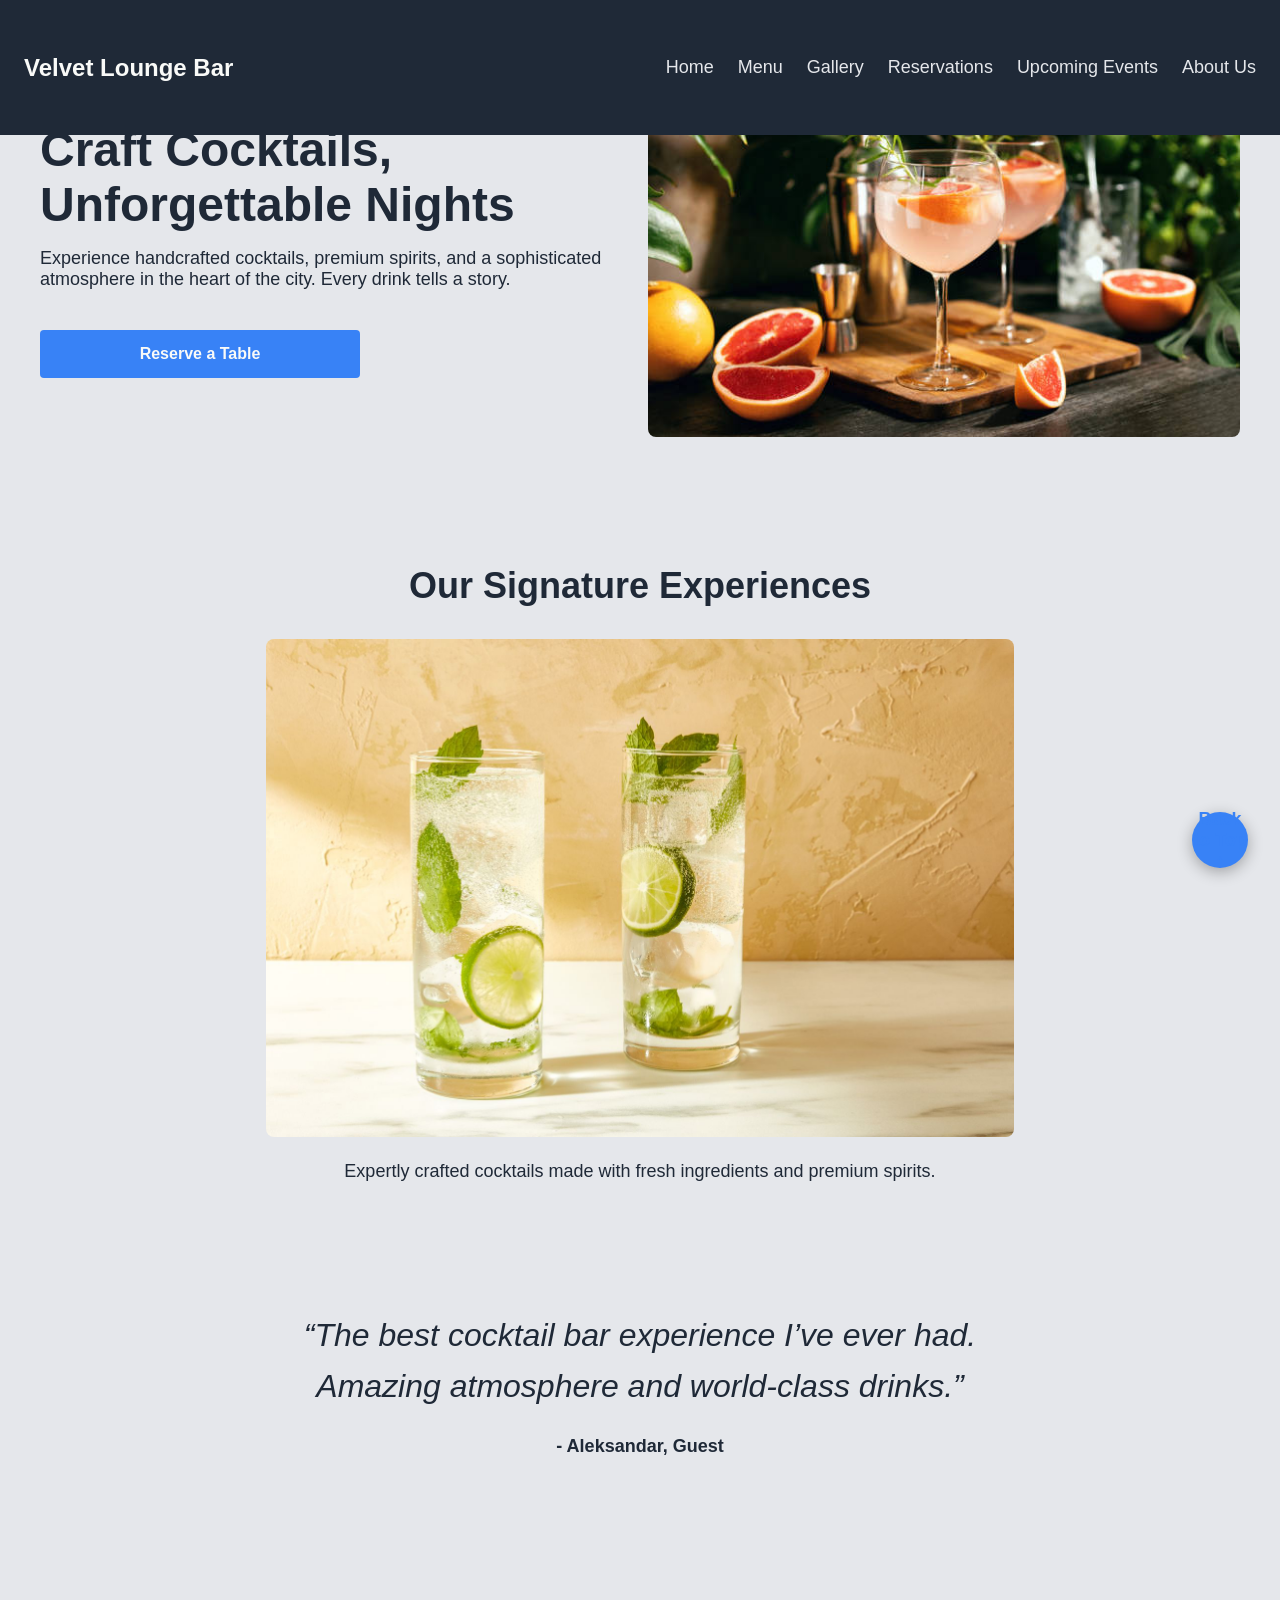
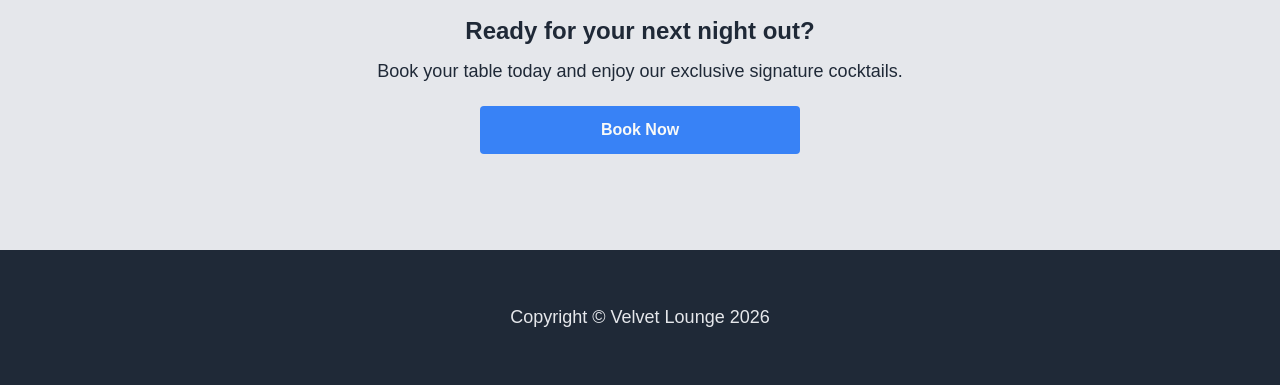
<file: index.html>
<!doctype html>
<html lang="en">

<head>
    <meta charset="UTF-8">
    <meta name="viewport" content="width=device-width, initial-scale=1">
    <title>Velvet Lounge | Cocktail Bar</title>
    <link rel="stylesheet" href="./css/style.css">
    <link rel="stylesheet" href="./css/landing-page.css">
</head>

<body>

    <header class="header" id="top">
        <h2 class="header__logo">Velvet Lounge Bar</h2>

        <nav class="nav">
            <ul class="nav__list">
                <li class="nav__item"><a class="nav__link" href="./index.html">Home</a></li>
                <li class="nav__item"><a class="nav__link" href="digital_menu.html">Menu</a></li>
                <li class="nav__item"><a class="nav__link" href="gallery.html">Gallery</a></li>
                <li class="nav__item"><a class="nav__link" href="./contact_page.html">Reservations</a></li>
                <li class="nav__item"><a class="nav__link" href="upcoming-events.html">Upcoming Events</a></li>
                <li class="nav__item"><a class="nav__link" href="about_page.html">About Us</a></li>
            </ul>
        </nav>
    </header>

    <main>

        <section class="hero">
            <div class="hero__content">
                <h1 class="hero__title">Craft Cocktails, Unforgettable Nights</h1>
                <p class="hero__text">
                    Experience handcrafted cocktails, premium spirits, and a sophisticated atmosphere
                    in the heart of the city. Every drink tells a story.
                </p>
                <button class="btn btn--primary">Reserve a Table</button>
            </div>

            <div class="hero__image-wrapper">
                <img class="hero__image" src="./images/cocktails-on-the-bar.jpg"
                    alt="Signature cocktail on a bar counter">
            </div>
        </section>

        <section class="features">
            <h2 class="features__title">Our Signature Experiences</h2>

            <article class="features__card">
                <img class="features__image" src="./images/mohito-cocktails.jpg"
                    alt="Classic cocktail served with garnish">
                <p class="features__text">
                    Expertly crafted cocktails made with fresh ingredients and premium spirits.
                </p>
            </article>
        </section>

        <section class="testimonial">
            <div class="testimonial__content">
                <blockquote class="testimonial__quote">
                    “The best cocktail bar experience I’ve ever had. Amazing atmosphere and world-class drinks.”
                </blockquote>
                <p class="testimonial__author">
                    - Aleksandar, Guest
                </p>
            </div>
        </section>

        <section class="cta">
            <div class="cta__content">
                <h3 class="cta__title">Ready for your next night out?</h3>
                <p class="cta__text">Book your table today and enjoy our exclusive signature cocktails.</p>
            </div>

            <div class="cta__action">
                <button class="btn btn--secondary">Book Now</button>
                <a href="#top" class="cta__back-to-top">Back to Top ↑</a>
            </div>
        </section>

    </main>

    <footer class="footer">
        <p class="footer__text">Copyright © Velvet Lounge 2026</p>
    </footer>

</body>

</html>
</file>
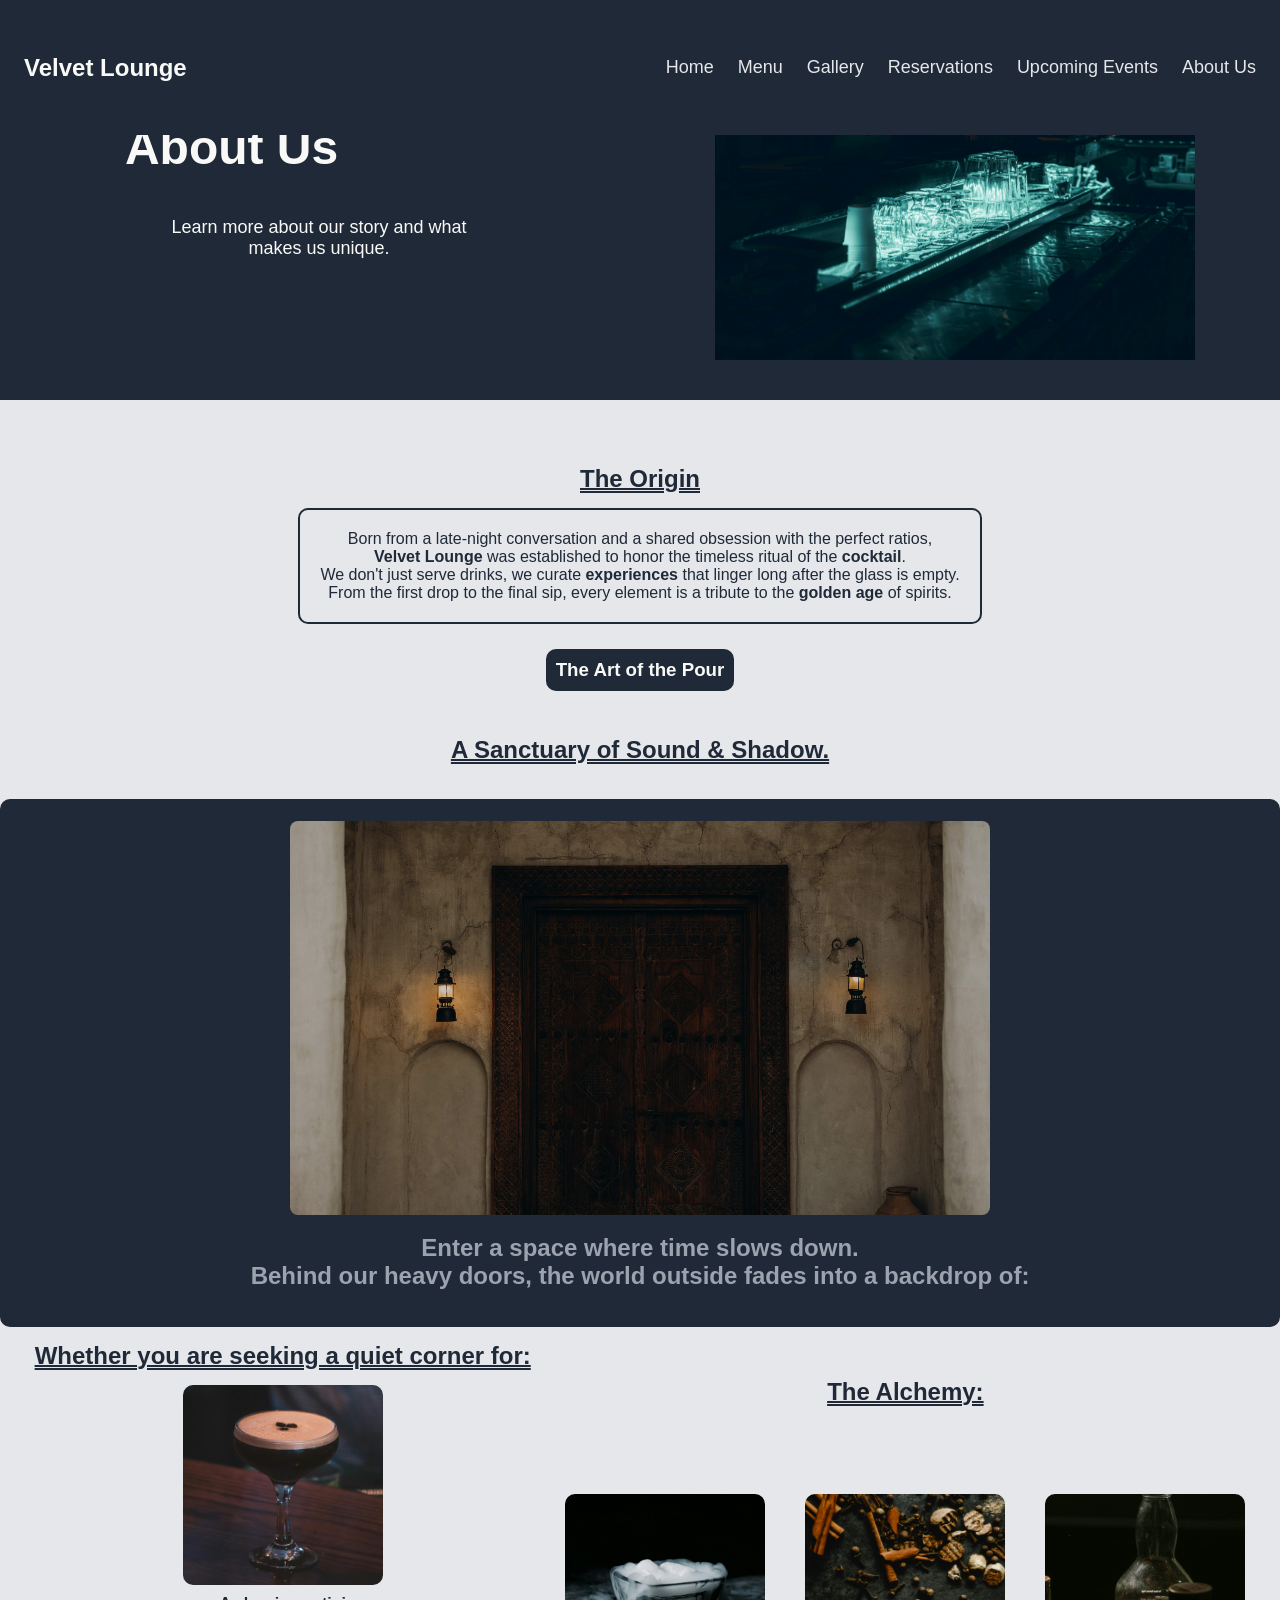
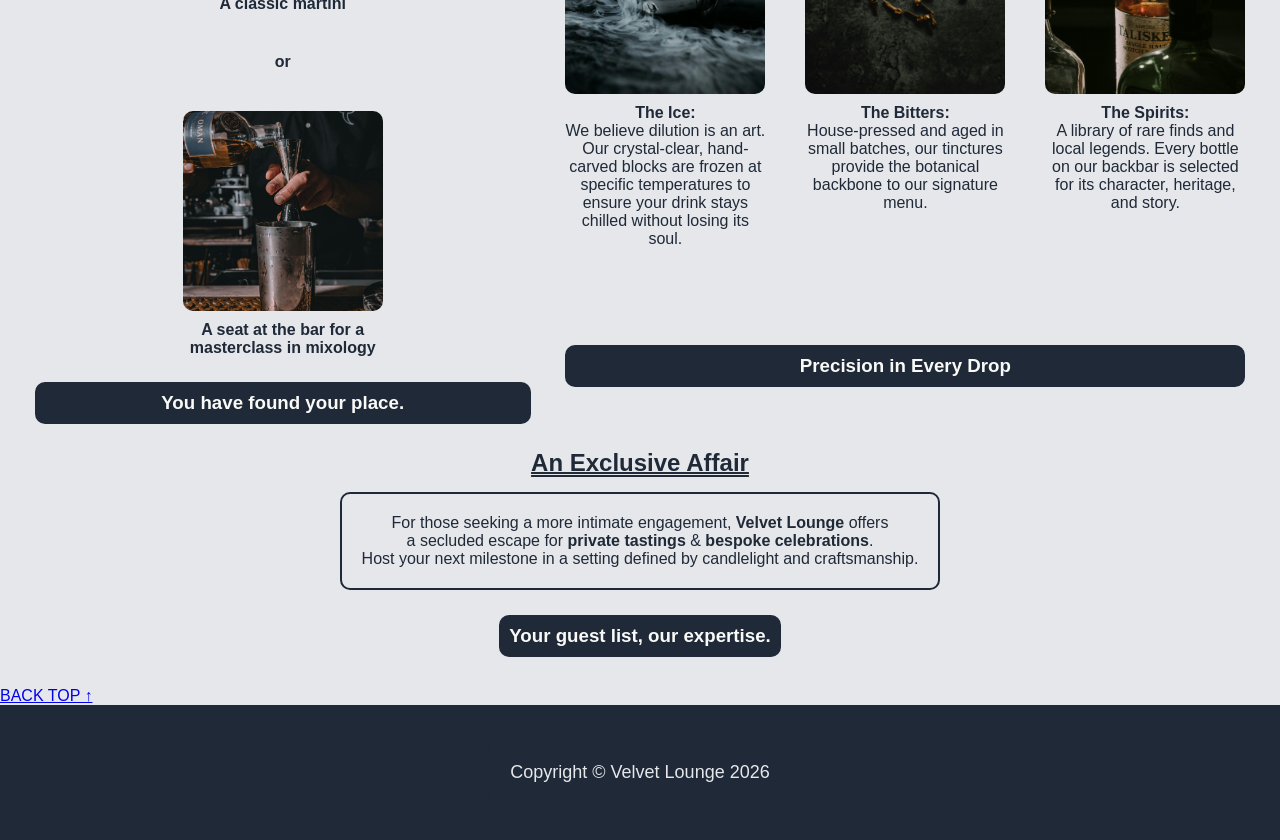
<file: about_page.html>
<!DOCTYPE html>
<html>

<head>
    <meta charset="utf-8">
    <meta name="viewport" content="width=device-width, initial-scale=1.0">
    <title>About Page</title>
    <link rel="stylesheet" href="./css/about.css">
    <link rel="stylesheet" href="./css/style.css">
</head>

<body id="top"> 
    
    <header class="header">
        <h2 class="header__logo">Velvet Lounge</h2>
        
        <input type="checkbox" id="menu-toggle" class="menu-checkbox">
        <label for="menu-toggle" class="hamburger">
            <span class="hamburger__line"></span>
            <span class="hamburger__line"></span>
            <span class="hamburger__line"></span>
        </label>

        <nav class="nav">
            <ul class="nav__list">
                <li class="nav__item"><a class="nav__link" href="./index.html">Home</a></li>
                <li class="nav__item"><a class="nav__link" href="digital_menu.html">Menu</a></li>
                <li class="nav__item"><a class="nav__link" href="gallery.html">Gallery</a></li>
                <li class="nav__item"><a class="nav__link" href="./contact_page.html">Reservations</a></li>
                <li class="nav__item"><a class="nav__link" href="upcoming-events.html">Upcoming Events</a></li>
                <li class="nav__item"><a class="nav__link" href="about_page.html">About Us</a></li>
            </ul>
        </nav>
    </header>

    <main>
        <section class="hero">
            <div class="hero_content">
                <h1 class="hero_title">About Us</h1>
                <p class="hero_subtitle">Learn more about our story and what makes us unique.</p>
            </div>
            <div class="hero_image">
                <img class="hero_image" src="./images/about.jpg" alt="About Us">
            </div>
        </section>

        <section class="start">
            <h2>The Origin</h2>
            <p>Born from a late-night conversation and a shared obsession with the perfect ratios,<br>
                <strong>Velvet Lounge</strong> was established to honor the timeless ritual of the
                <strong>cocktail</strong>.
                <br>
                We don't just serve drinks, we curate <strong>experiences</strong> that linger long after the glass is
                empty. <br>
                From the first drop to the final sip, every element is a tribute to the<strong> golden age</strong> of
                spirits.
            </p>
            <h3>The Art of the Pour</h3>
        </section>

        <section class="atmosphere">
            <h2>A Sanctuary of Sound & Shadow.</h2>
        </section>
        <section class="doors">
            <input type="checkbox" id="toggle" class="hiddencheckbox">

            <label for="toggle" class="image-container">
                <img src="images/doors.jpg" alt="dark wood heavy doors" width="700">
                <h2 class="instruction">Enter a space where time slows down.<br>
                    Behind our heavy doors, the world outside fades into a backdrop of:</h2>
            </label>
            <ul class="reveal">
                <li>soft jazz</li>
                <li>low-amber light</li>
                <li>the rhythmic percussion of a weighted shaker</li>
            </ul>
        </section>

        <section class="aesthetic">
            <div class="alchemy">
                <h2>The Alchemy:</h2>
                <ul>
                    <li>
                        <img src="images/icecubes.jpg" alt="ice cubes" width="200" id="icecubes">
                        <h4>The Ice:</h4>We believe dilution is an art. Our crystal-clear, hand-carved blocks are frozen
                        at
                        specific temperatures to ensure your drink stays chilled without losing its soul.
                    </li>
                    <li>
                        <img src="images/bitters.jpg" alt="bitters" width="200" id="bitters">
                        <h4>The Bitters:</h4>House-pressed and aged in small batches, our tinctures provide the
                        botanical
                        backbone
                        to our signature menu.
                    </li>
                    <li>
                        <img src="images/spirits.jpg" alt="bottles of spirits" width="200" id="spirits">
                        <h4>The Spirits:</h4>A library of rare finds and local legends. Every bottle on our backbar is
                        selected for its character, heritage, and story.
                    </li>
                </ul>
                <h3>Precision in Every Drop</h3>
            </div>

            <div>
                <h2>Whether you are seeking a quiet corner for: </h2>
                <ul class="searching">
                    <li>
                        <img src="images/martini.jpg" alt="classic martini" width="200" id="martini">
                        <h4>A classic martini</h4>
                    </li>
                    <h4> or </h4>
                    <li>
                        <img src="images/mixology.jpg" alt="bar" width="200" id="bar">
                        <h4>A seat at the bar for a masterclass in mixology</h4>
                    </li>
                </ul>
                <h3>You have found your place.</h3>
            </div>
        </section>

        <section class="exclusivity">
            <h2>An Exclusive Affair</h2>
            <p>For those seeking a more intimate engagement, <strong>Velvet Lounge</strong> offers
                <br>
                a secluded escape for <strong>private tastings</strong> & <strong>bespoke celebrations</strong>.<br>
                Host your next milestone in a setting defined by candlelight and craftsmanship.
            </p>
            <h3>Your guest list, our expertise.</h3>
        </section>

        <a href="#top" class="back-to-top">BACK TOP ↑</a>
    </main>

    <footer class="footer">
        <p class="footer__text">Copyright © Velvet Lounge 2026</p>
    </footer>

</html>
</file>
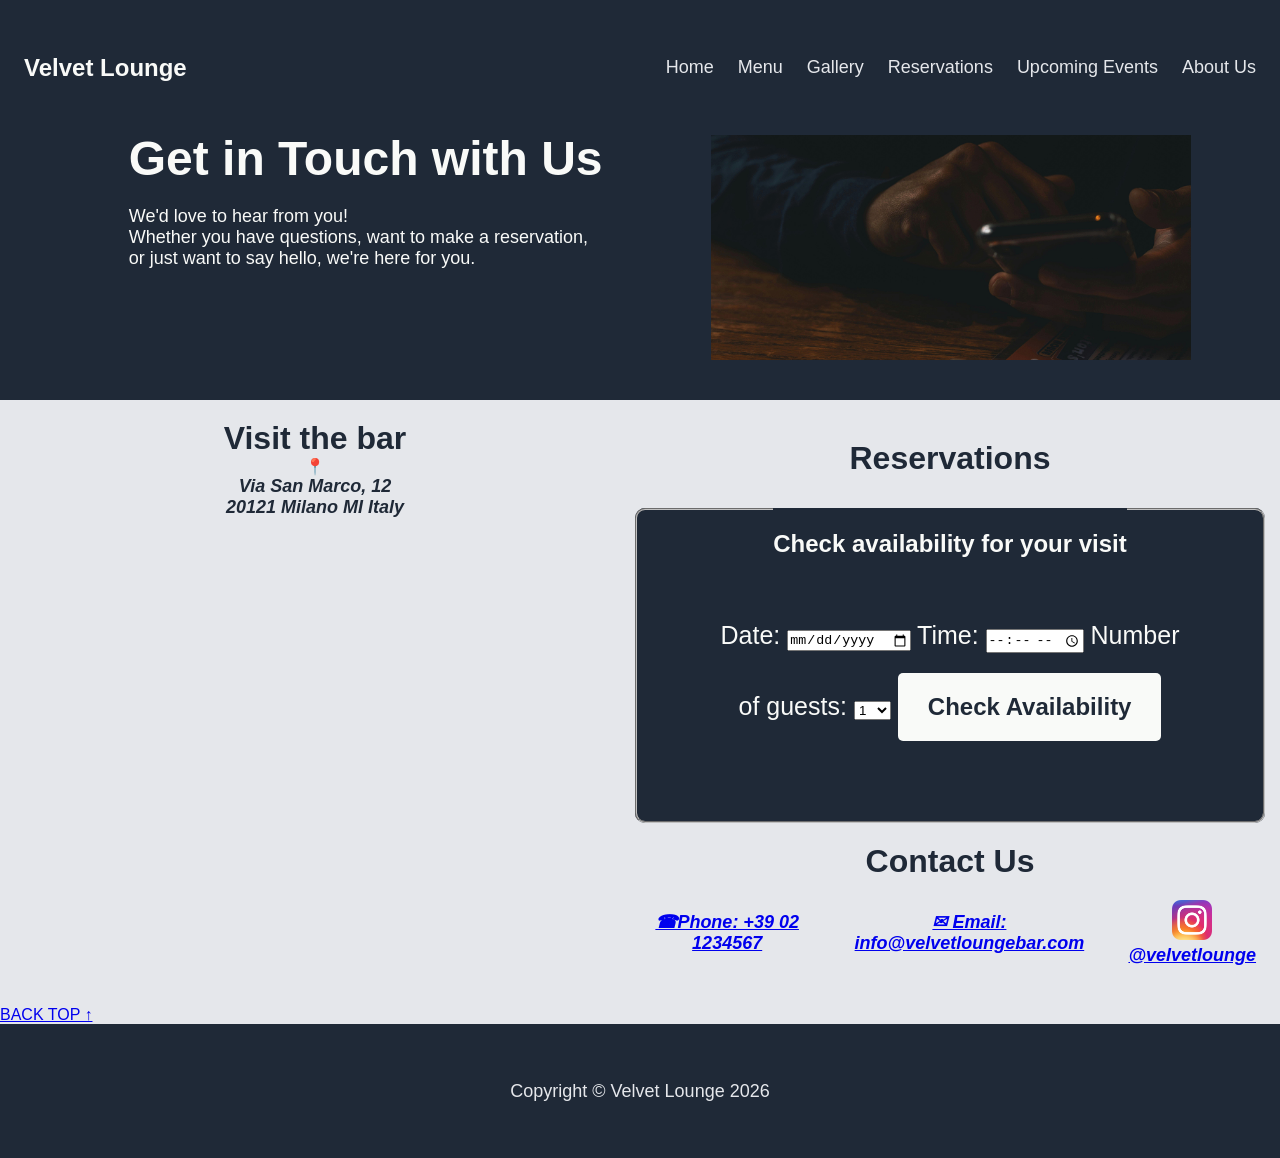
<file: contact_page.html>
<!DOCTYPE HTML>
<html>

<head>
    <meta charset="UTF-8">
    <meta name="viewport" content="width=device-width, initial-scale=1.0">
    <link rel="stylesheet" href="./css/contact.css">
    <link rel="stylesheet" href="./css/style.css">
    <title>Contact Us</title>
</head>

<body id="top">

    <header class="header">
        <h2 class="header__logo">Velvet Lounge</h2>

        <input type="checkbox" id="menu-toggle" class="menu-checkbox">
        <label for="menu-toggle" class="hamburger">
            <span class="hamburger__line"></span>
            <span class="hamburger__line"></span>
            <span class="hamburger__line"></span>
        </label>

        <nav class="nav">
            <ul class="nav__list">
                <li class="nav__item"><a class="nav__link" href="./index.html">Home</a></li>
                <li class="nav__item"><a class="nav__link" href="digital_menu.html">Menu</a></li>
                <li class="nav__item"><a class="nav__link" href="gallery.html">Gallery</a></li>
                <li class="nav__item"><a class="nav__link" href="./contact_page.html">Reservations</a></li>
                <li class="nav__item"><a class="nav__link" href="upcoming-events.html">Upcoming Events</a></li>
                <li class="nav__item"><a class="nav__link" href="about_page.html">About Us</a></li>
            </ul>
        </nav>
    </header>

    <main>

        <section class="hero">
            <div class="hero_content">
                <h1 class="hero_title">Get in Touch with Us</h1>
                <p class="hero_subtitle">We'd love to hear from you!<br>
                    Whether you have questions, want to make a reservation, <br>
                    or just want to say hello, we're here for you.</p>
            </div>
            <div class="hero_image">
                <img class="hero_image" src="./images/contact.jpg" alt="Contact Us">
            </div>
        </section>

        <section class="contact">
            <div id="visit">
                <h2>Visit the bar</h2>
                &#128205;
                <address> Via San Marco, 12 <br>
                    20121 Milano MI
                    Italy </address>
                <br>
                <iframe
                    src="https://www.google.com/maps/embed?pb=!1m18!1m12!1m3!1d3165.7079202425316!2d9.185881376476875!3d45.47440093275765!2m3!1f0!2f0!3f0!3m2!1i1024!2i768!4f13.1!3m3!1m2!1s0x4786c6b4de21fe3b%3A0x3aac8afd1260fb0a!2sVia%20S.%20Marco%2C%2012%2C%2020121%20Milano%20MI%2C%20Italy!5e1!3m2!1sen!2sgr!4v1774952540257!5m2!1sen!2sgr"
                    width="600" height="450" style="border:0;" allowfullscreen="yes" loading="lazy"
                    referrerpolicy="no-referrer-when-downgrade" id="map">
                </iframe>
            </div>
            <div class="reservation">
                <h2> Reservations</h2>
                <fieldset id="availability">
                    <legend>Check availability for your visit</legend>
                    <label for="date"> Date:</label>
                    <input type="date" id="date" name="date" required>
                    <label for="time"> Time:</label>
                    <input type="time" id="time" name="time" required>
                    <label for="guests"> Number of guests:</label>
                    <select id="guests" name="guests">
                        <option value="1">1</option>
                        <option value="2">2</option>
                        <option value="3">3</option>
                        <option value="4">4</option>
                        <option value="5">5</option>
                        <option value="6">6</option>
                        <option value="7">7</option>
                        <option value="8">8</option>
                        <option value="9">9</option>
                        <option value="10">10</option>
                    </select>
                    <button type="submit" class="cta__button">Check Availability</button>
                </fieldset>

                <h2>Contact Us</h2>
                <address id="contact_info">
                    <a href="tel:+39021234567"> &phone;Phone: +39 02 1234567</a>
                    <a href="mailto:info@velvetloungebar.com"> &#9993; Email: info@velvetloungebar.com</a>
                    <a href="https://www.instagram.com/velvetlounge/" target="_blank">
                        <img src="images/Instagram_icon.png" alt="Instagram" width="40" height="40" aligmn="center">
                        @velvetlounge
                    </a>
                </address>
            </div>
        </section>
        <a href="#top" class="back-to-top">BACK TOP ↑</a>
    </main>

    <footer class="footer">
        <p class="footer__text">Copyright © Velvet Lounge 2026</p>
    </footer>
</body>

</html>
</file>
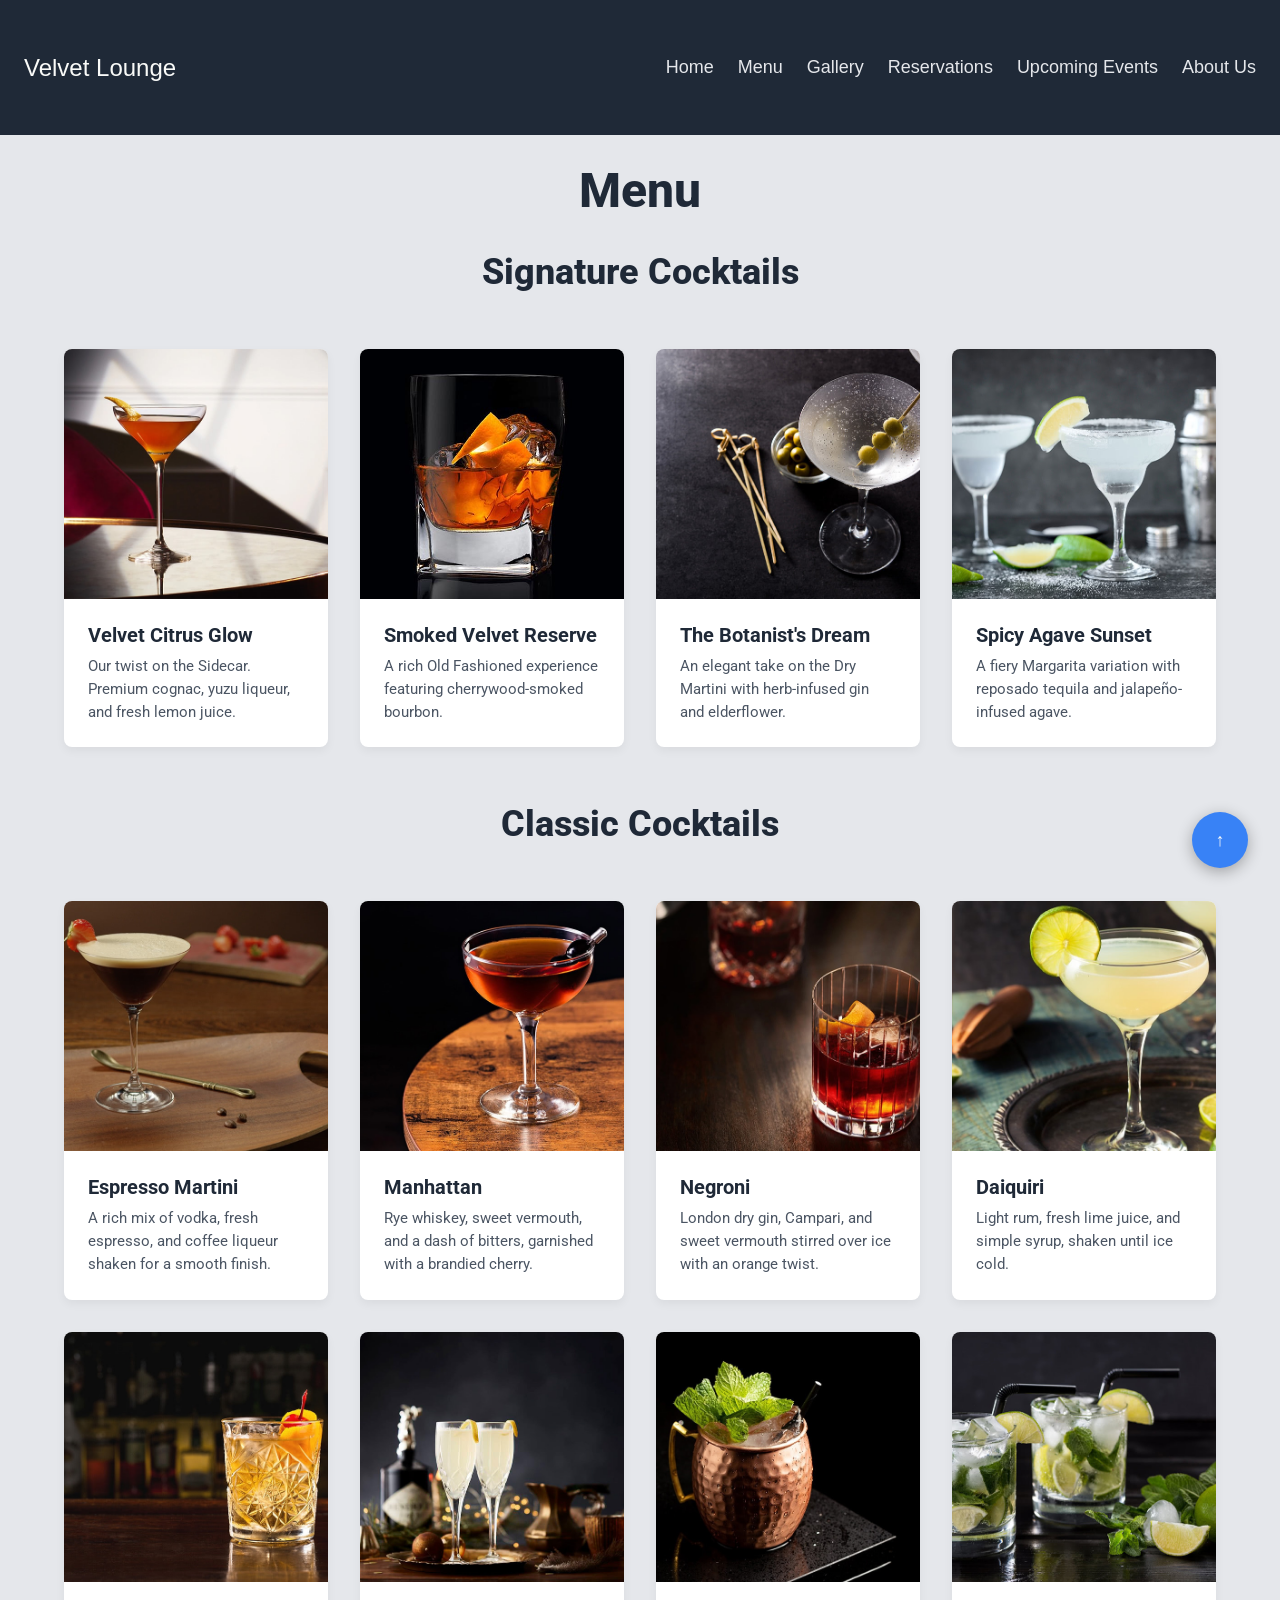
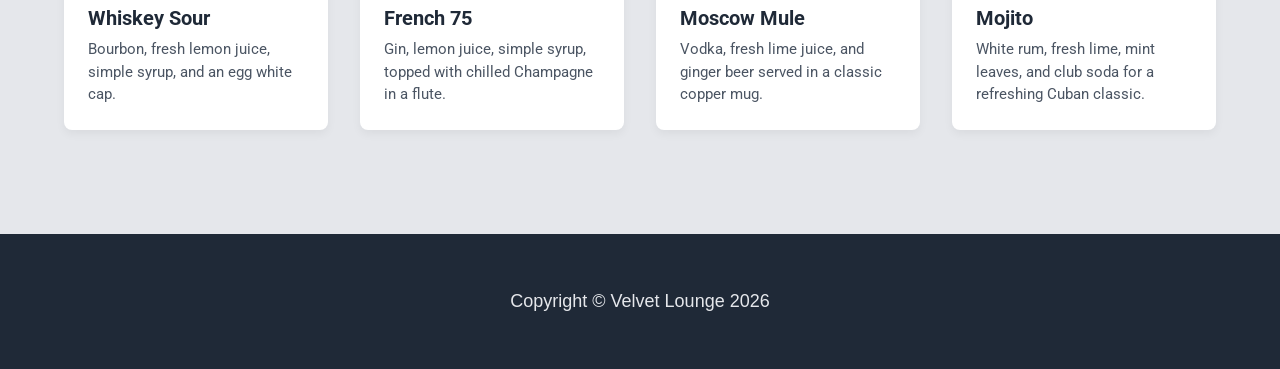
<file: digital_menu.html>
<!DOCTYPE html>
<html lang="en">
<head>
    <meta charset="UTF-8">
    <meta name="viewport" content="width=device-width, initial-scale=1.0">
    <title>Menu | Velvet Lounge</title>
    <link href="https://fonts.googleapis.com/css2?family=Roboto:wght@300;400;700;800&display=swap" rel="stylesheet">
    <link rel="stylesheet" href="./css/style.css">
    <link rel="stylesheet" href="./css/menu_gallery.css">
</head>
<body id="top"> 
    
    <header class="header">
        <a href="index.html" class="header__logo">Velvet Lounge</a>
        
        <input type="checkbox" id="menu-toggle" class="menu-checkbox">
        <label for="menu-toggle" class="hamburger" aria-label="Open menu">
            <span class="hamburger__line"></span>
            <span class="hamburger__line"></span>
            <span class="hamburger__line"></span>
        </label>

        <nav class="nav">
            <ul class="nav__list">
                <li class="nav__item"><a class="nav__link" href="index.html">Home</a></li>
                <li class="nav__item"><a class="nav__link" href="digital_menu.html">Menu</a></li>
                <li class="nav__item"><a class="nav__link" href="gallery.html">Gallery</a></li>
                <li class="nav__item"><a class="nav__link" href="contact_page.html">Reservations</a></li>
                <li class="nav__item"><a class="nav__link" href="upcoming-events.html">Upcoming Events</a></li>
                <li class="nav__item"><a class="nav__link" href="about_page.html">About Us</a></li>
            </ul>
        </nav>
    </header>

    <main>
        <section class="menu-gallery-section">
            <h1 class="menu-gallery-section__title">Menu</h1> 
            
            <h2 class="section-subtitle">Signature Cocktails</h2>
            <div class="grid-container">
                <article class="card">
                    <img class="card__image" src="./images/menu-1.jpg" alt="Velvet Citrus Glow cocktail with yuzu and lemon">
                    <div class="card__content">
                        <h3 class="card__title">Velvet Citrus Glow</h3>
                        <p class="card__text">Our twist on the Sidecar. Premium cognac, yuzu liqueur, and fresh lemon juice.</p>
                    </div>
                </article>

                <article class="card">
                    <img class="card__image" src="./images/menu-2.jpg" alt="Smoked Velvet Reserve Old Fashioned">
                    <div class="card__content">
                        <h3 class="card__title">Smoked Velvet Reserve</h3>
                        <p class="card__text">A rich Old Fashioned experience featuring cherrywood-smoked bourbon.</p>
                    </div>
                </article>

                <article class="card">
                    <img class="card__image" src="./images/menu-3.jpg" alt="The Botanist's Dream Gin Martini">
                    <div class="card__content">
                        <h3 class="card__title">The Botanist's Dream</h3>
                        <p class="card__text">An elegant take on the Dry Martini with herb-infused gin and elderflower.</p>
                    </div>
                </article>

                <article class="card">
                    <img class="card__image" src="./images/menu-4.jpg" alt="Spicy Agave Sunset Margarita">
                    <div class="card__content">
                        <h3 class="card__title">Spicy Agave Sunset</h3>
                        <p class="card__text">A fiery Margarita variation with reposado tequila and jalapeño-infused agave.</p>
                    </div>
                </article>
            </div>

            <h2 class="section-subtitle">Classic Cocktails</h2>
            <div class="grid-container">
                <article class="card">
                    <img class="card__image" src="./images/menu-5.jpg" alt="Creamy Espresso Martini">
                    <div class="card__content">
                        <h3 class="card__title">Espresso Martini</h3>
                        <p class="card__text">A rich mix of vodka, fresh espresso, and coffee liqueur shaken for a smooth finish.</p>
                    </div>
                </article>

                <article class="card">
                    <img class="card__image" src="./images/menu-6.jpg" alt="Classic Manhattan cocktail">
                    <div class="card__content">
                        <h3 class="card__title">Manhattan</h3>
                        <p class="card__text">Rye whiskey, sweet vermouth, and a dash of bitters, garnished with a brandied cherry.</p>
                    </div>
                </article>

                <article class="card">
                    <img class="card__image" src="./images/menu-7.jpg" alt="Negroni with orange twist">
                    <div class="card__content">
                        <h3 class="card__title">Negroni</h3>
                        <p class="card__text">London dry gin, Campari, and sweet vermouth stirred over ice with an orange twist.</p>
                    </div>
                </article>

                <article class="card">
                    <img class="card__image" src="./images/menu-8.jpg" alt="Refreshing Daiquiri">
                    <div class="card__content">
                        <h3 class="card__title">Daiquiri</h3>
                        <p class="card__text">Light rum, fresh lime juice, and simple syrup, shaken until ice cold.</p>
                    </div>
                </article>

                <article class="card">
                    <img class="card__image" src="./images/menu-9.jpg" alt="Whiskey Sour with egg white foam">
                    <div class="card__content">
                        <h3 class="card__title">Whiskey Sour</h3>
                        <p class="card__text">Bourbon, fresh lemon juice, simple syrup, and an egg white cap.</p>
                    </div>
                </article>

                <article class="card">
                    <img class="card__image" src="./images/menu-10.jpg" alt="French 75 in a flute">
                    <div class="card__content">
                        <h3 class="card__title">French 75</h3>
                        <p class="card__text">Gin, lemon juice, simple syrup, topped with chilled Champagne in a flute.</p>
                    </div>
                </article>

                <article class="card">
                    <img class="card__image" src="./images/menu-11.jpg" alt="Moscow Mule in a copper mug">
                    <div class="card__content">
                        <h3 class="card__title">Moscow Mule</h3>
                        <p class="card__text">Vodka, fresh lime juice, and ginger beer served in a classic copper mug.</p>
                    </div>
                </article>

                <article class="card">
                    <img class="card__image" src="./images/menu-12.jpg" alt="Fresh Mojito with mint">
                    <div class="card__content">
                        <h3 class="card__title">Mojito</h3>
                        <p class="card__text">White rum, fresh lime, mint leaves, and club soda for a refreshing Cuban classic.</p>
                    </div>
                </article>
            </div>
        </section>
    </main>

    <a href="#top" class="cta__back-to-top" aria-label="Back to top">↑</a>

    <footer class="footer">
        <p class="footer__text">Copyright © Velvet Lounge 2026</p>
    </footer>

</body>
</html>
</file>
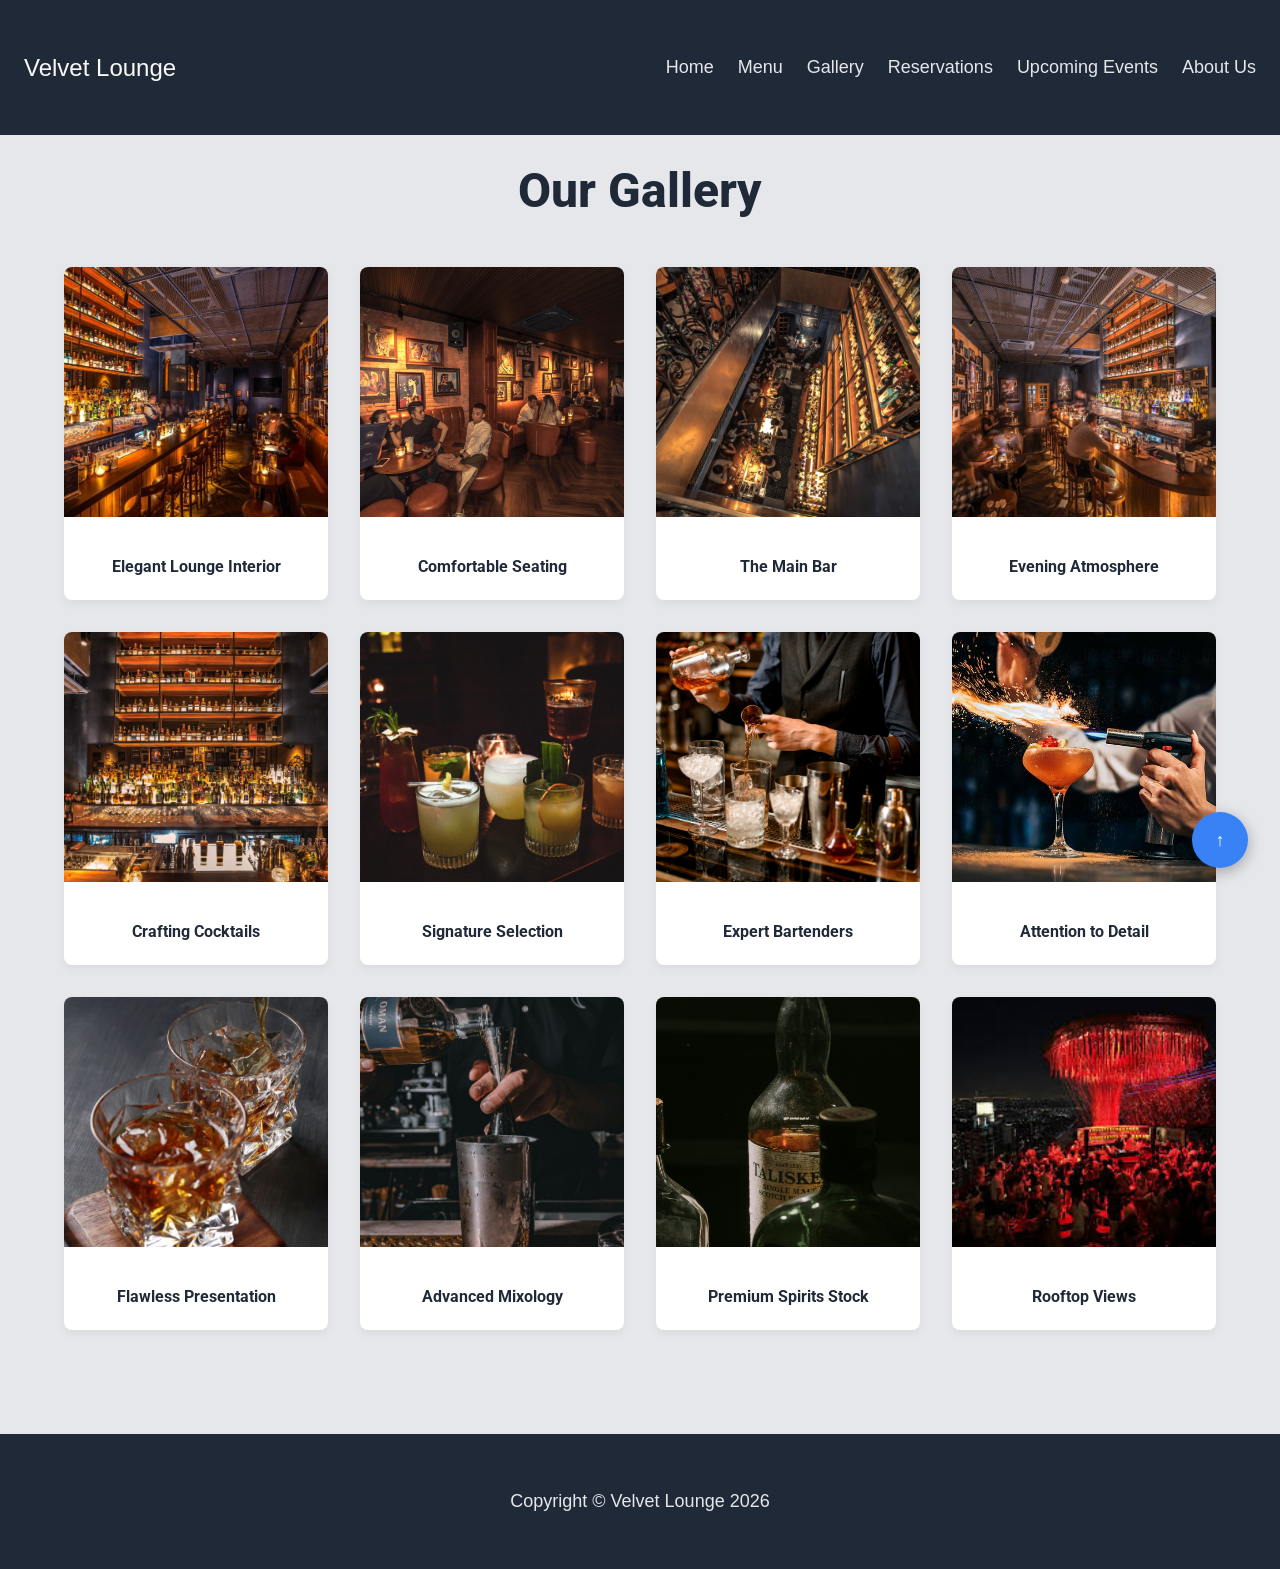
<file: gallery.html>
<!DOCTYPE html>
<html lang="en">
<head>
    <meta charset="UTF-8">
    <meta name="viewport" content="width=device-width, initial-scale=1.0">
    <title>Gallery | Velvet Lounge</title>
    <link href="https://fonts.googleapis.com/css2?family=Roboto:wght@300;400;700;800&display=swap" rel="stylesheet">
    <link rel="stylesheet" href="./css/style.css">
    <link rel="stylesheet" href="./css/menu_gallery.css">
</head>
<body id="top">
    
    <header class="header">
        <a href="index.html" class="header__logo">Velvet Lounge</a>
        
        <input type="checkbox" id="menu-toggle" class="menu-checkbox">
        <label for="menu-toggle" class="hamburger" aria-label="Open menu">
            <span class="hamburger__line"></span>
            <span class="hamburger__line"></span>
            <span class="hamburger__line"></span>
        </label>

        <nav class="nav">
            <ul class="nav__list">
                <li class="nav__item"><a class="nav__link" href="index.html">Home</a></li>
                <li class="nav__item"><a class="nav__link" href="digital_menu.html">Menu</a></li>
                <li class="nav__item"><a class="nav__link" href="gallery.html">Gallery</a></li>
                <li class="nav__item"><a class="nav__link" href="contact_page.html">Reservations</a></li>
                <li class="nav__item"><a class="nav__link" href="upcoming-events.html">Upcoming Events</a></li>
                <li class="nav__item"><a class="nav__link" href="about_page.html">About Us</a></li>
            </ul>
        </nav>
    </header>

    <main>
        <section class="menu-gallery-section">
            <h1 class="menu-gallery-section__title">Our Gallery</h1>
            
            <div class="grid-container">
                
                <article class="card">
                    <img class="card__image" src="./images/gallery-1.jpg" alt="Interior of Velvet Lounge bar with elegant lighting">
                    <div class="card__content">
                        <p class="gallery-caption">Elegant Lounge Interior</p>
                    </div>
                </article>

                <article class="card">
                    <img class="card__image" src="./images/gallery-2.jpg" alt="Comfortable velvet seating area">
                    <div class="card__content">
                        <p class="gallery-caption">Comfortable Seating</p>
                    </div>
                </article>

                <article class="card">
                    <img class="card__image" src="./images/gallery-3.jpg" alt="The main bar counter with professional equipment">
                    <div class="card__content">
                        <p class="gallery-caption">The Main Bar</p>
                    </div>
                </article>

                <article class="card">
                    <img class="card__image" src="./images/gallery-4.jpg" alt="Evening atmosphere in the bar with dim lights">
                    <div class="card__content">
                        <p class="gallery-caption">Evening Atmosphere</p>
                    </div>
                </article>

                <article class="card">
                    <img class="card__image" src="./images/gallery-5.jpg" alt="Bartender hand crafting a fresh cocktail">
                    <div class="card__content">
                        <p class="gallery-caption">Crafting Cocktails</p>
                    </div>
                </article>

                <article class="card">
                    <img class="card__image" src="./images/gallery-6.jpg" alt="A collection of signature cocktails on the bar">
                    <div class="card__content">
                        <p class="gallery-caption">Signature Selection</p>
                    </div>
                </article>

                <article class="card">
                    <img class="card__image" src="./images/gallery-7.jpg" alt="Professional bartender working behind the counter">
                    <div class="card__content">
                        <p class="gallery-caption">Expert Bartenders</p>
                    </div>
                </article>

                <article class="card">
                    <img class="card__image" src="./images/gallery-8.jpg" alt="Macro shot of cocktail garnish and ice">
                    <div class="card__content">
                        <p class="gallery-caption">Attention to Detail</p>
                    </div>
                </article>

                <article class="card">
                    <img class="card__image" src="./images/gallery-9.jpg" alt="Beautifully presented exotic drink">
                    <div class="card__content">
                        <p class="gallery-caption">Flawless Presentation</p>
                    </div>
                </article>

                <article class="card">
                    <img class="card__image" src="./images/mixology.jpg" alt="Bartender showing advanced mixology skills">
                    <div class="card__content">
                        <p class="gallery-caption">Advanced Mixology</p>
                    </div>
                </article>

                <article class="card">
                    <img class="card__image" src="./images/spirits.jpg" alt="Shelves with premium spirits and bottles">
                    <div class="card__content">
                        <p class="gallery-caption">Premium Spirits Stock</p>
                    </div>
                </article>

                <article class="card">
                    <img class="card__image" src="./images/rooftop-bar.jpg" alt="View from the rooftop bar area">
                    <div class="card__content">
                        <p class="gallery-caption">Rooftop Views</p>
                    </div>
                </article>

            </div>

            <a href="#top" class="cta__back-to-top" aria-label="Back to top">↑</a>
        </section>
    </main>

    <footer class="footer">
        <p class="footer__text">Copyright © Velvet Lounge 2026</p>
    </footer>

</body>
</html>
</file>
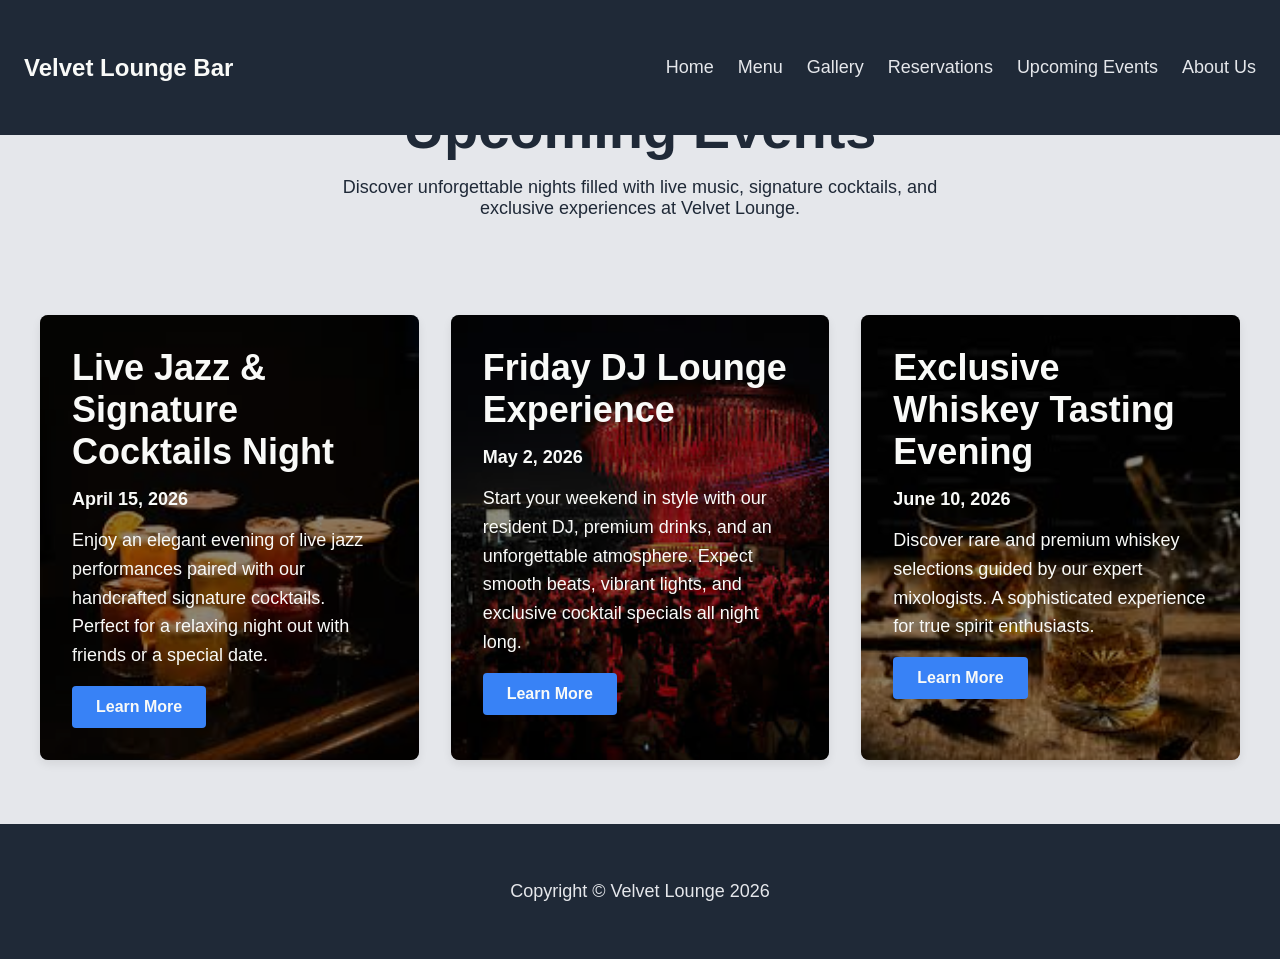
<file: upcoming-events.html>
<!DOCTYPE html>
<html lang="en">

<head>
    <meta charset="UTF-8">
    <meta name="viewport" content="width=device-width, initial-scale=1.0">
    <title>Velvet Lounge | Upcoming Events</title>
    <link rel="stylesheet" href="./css/style.css">
    <link rel="stylesheet" href="css/upcoming-events.css">
</head>

<body>

    <header class="header">
        <h2 class="header__logo">Velvet Lounge Bar</h2>

        <nav class="nav">
            <ul class="nav__list">
                <li class="nav__item"><a class="nav__link" href="./index.html">Home</a></li>
                <li class="nav__item"><a class="nav__link" href="digital_menu.html">Menu</a></li>
                <li class="nav__item"><a class="nav__link" href="gallery.html">Gallery</a></li>
                <li class="nav__item"><a class="nav__link" href="./contact_page.html">Reservations</a></li>
                <li class="nav__item"><a class="nav__link" href="upcoming-events.html">Upcoming Events</a></li>
                <li class="nav__item"><a class="nav__link" href="about_page.html">About Us</a></li>
            </ul>
        </nav>
    </header>

    <main>
        <section class="events-hero">
            <h1>Upcoming Events</h1>
            <p>Discover unforgettable nights filled with live music, signature cocktails, and exclusive experiences at
                Velvet Lounge.</p>
        </section>

        <section class="events-list">
            <article class="event event-one">
                <h2>Live Jazz & Signature Cocktails Night</h2>
                <p class="date">April 15, 2026</p>
                <p class="description">
                    Enjoy an elegant evening of live jazz performances paired with our handcrafted signature cocktails.
                    Perfect for a relaxing night out with friends or a special date.
                </p>
                <a href="#" class="btn">Learn More</a>
            </article>

            <article class="event event-two">
                <h2>Friday DJ Lounge Experience</h2>
                <p class="date">May 2, 2026</p>
                <p class="description">
                    Start your weekend in style with our resident DJ, premium drinks, and an unforgettable atmosphere.
                    Expect smooth beats, vibrant lights, and exclusive cocktail specials all night long.
                </p>
                <a href="#" class="btn">Learn More</a>
            </article>

            <article class="event event-three">
                <h2>Exclusive Whiskey Tasting Evening</h2>
                <p class="date">June 10, 2026</p>
                <p class="description">
                    Discover rare and premium whiskey selections guided by our expert mixologists.
                    A sophisticated experience for true spirit enthusiasts.
                </p>
                <a href="#" class="btn">Learn More</a>
            </article>
        </section>
    </main>

    <footer class="footer">
        <p class="footer__text">Copyright © Velvet Lounge 2026</p>
    </footer>

</body>

</html>
</file>
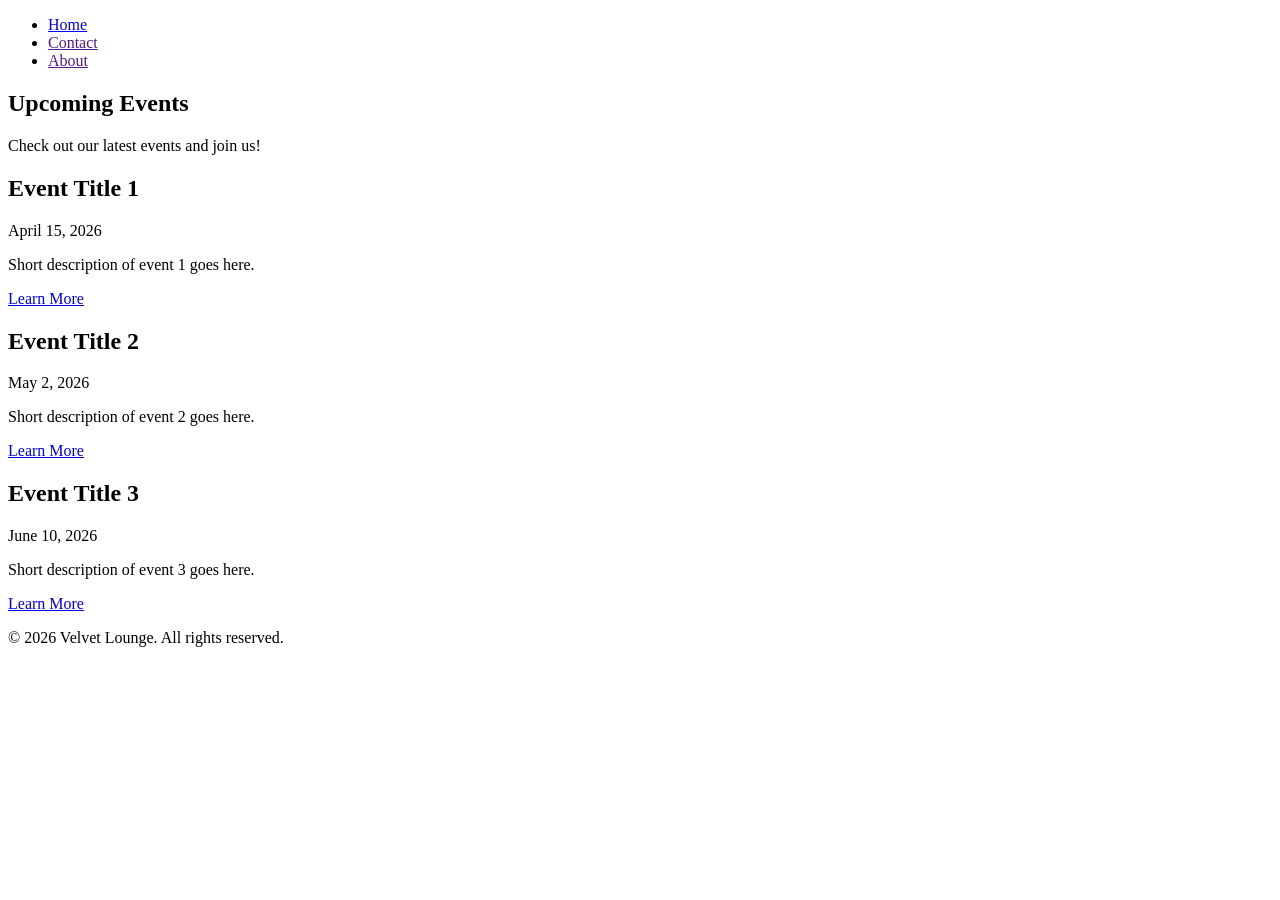
<file: upcoming_events_page.html>
<!DOCTYPE html>
<html lang="en">
<head>
    <meta charset="UTF-8">
    <meta name="viewport" content="width=device-width, initial-scale=1.0">
    <title>Velvet Lounge | Upcoming Events</title>
</head>
<body>

    <header class="site-header">
        <nav class="site-nav">
            <ul>
                <li><a href="index.html">Home</a></li>
                <li><a href="">Contact</a></li>
                <li><a href="">About</a></li>
            </ul>
        </nav>
    </header>

    <main>
        <section class="events-hero">
            <h1>Upcoming Events</h1>
            <p>Check out our latest events and join us!</p>
        </section>

        <section class="events-list">
            <article class="event">
                <h2>Event Title 1</h2>
                <p class="date">April 15, 2026</p>
                <p class="description">Short description of event 1 goes here.</p>
                <a href="#" class="btn">Learn More</a>
            </article>

            <article class="event">
                <h2>Event Title 2</h2>
                <p class="date">May 2, 2026</p>
                <p class="description">Short description of event 2 goes here.</p>
                <a href="#" class="btn">Learn More</a>
            </article>

            <article class="event">
                <h2>Event Title 3</h2>
                <p class="date">June 10, 2026</p>
                <p class="description">Short description of event 3 goes here.</p>
                <a href="#" class="btn">Learn More</a>
            </article>
        </section>
    </main>

    <footer class="site-footer">
        <p>&copy; 2026 Velvet Lounge. All rights reserved.</p>
    </footer>

</body>
</html>
</file>
<file: css/style.css>
:root {
    --color-bg-dark: #1f2937;
    --color-bg-light: #e5e7eb;
    --color-primary: #3882f6;
    --color-text-light: #f9faf8;
    --color-text-muted: #e5e7eb;
    --color-text-dark: #1f2937;

    --font-size-logo: 1.5rem;
    --font-size-body: 1.125rem;
    --font-size-heading-lg: 3rem;
    --font-size-heading-md: 2.25rem;

    --font-weight-light: 300;
    --font-weight-normal: 400;
    --font-weight-bold: 700;
    --font-weight-extra-bold: 800;

    --space-xs: 0.5rem;
    --space-sm: 1rem;
    --space-md: 1.5rem;
    --space-lg: 2rem;
    --space-xl: 4rem;

    --container-width: 1200px;
    --section-padding: 5rem;

    --radius-sm: 0.25rem;
    --radius-md: 0.5rem;

    --transition-fast: 0.3s ease;
}

* {
    margin: 0;
    padding: 0;
    box-sizing: border-box;
}

html {
    scroll-behavior: smooth;
}

body {
    font-family: Arial, sans-serif;
    background-color: var(--color-bg-light);
    color: var(--color-text-dark);
}

.header {
    background-color: var(--color-bg-dark);
    height: 15vh;
    display: flex;
    justify-content: space-between;
    padding: 0 1.5rem;
    align-items: center;
    position: fixed;
    top: 0;
    left: 0;
    width: 100%;
    z-index: 1000;
}

.header__logo {
    color: var(--color-text-light);
    font-size: var(--font-size-logo);
    text-decoration: none;
}

.nav__list {
    display: none;
    list-style: none;
}

.nav__link {
    color: var(--color-text-muted);
    font-size: var(--font-size-body);
    text-decoration: none;
    transition: color var(--transition-fast);
    position: relative;
    display: inline-block;
}

.nav__link::after {
    content: "";
    position: absolute;
    left: 50%;
    bottom: -0.5rem;
    width: 0;
    height: 2px;
    background-color: var(--color-text-light);
    transform: translateX(-50%);
    transition: width var(--transition-fast);
}

.nav__link:hover {
    color: var(--color-text-light);
}

.nav__link:hover::after {
    width: 100%;
}

.menu-checkbox {
    display: none !important;
}

.hamburger {
    display: none;
    flex-direction: column;
    gap: 5px;
    cursor: pointer;
    z-index: 1001;
}

.hamburger__line {
    width: 30px;
    height: 3px;
    background-color: var(--color-text-light);
    border-radius: 3px;
    transition: var(--transition-fast);
}

.cta__back-to-top {
    position: fixed;
    bottom: 2rem;
    right: 2rem;
    background-color: var(--color-primary);
    color: var(--color-text-light);
    width: 3.5rem;
    height: 3.5rem;
    border-radius: 50%;
    display: flex;
    justify-content: center;
    align-items: center;
    text-decoration: none;
    font-size: var(--font-size-body);
    font-weight: var(--font-weight-bold);
    box-shadow: 0 4px 15px rgba(0, 0, 0, 0.3);
    transition: transform var(--transition-fast), background-color var(--transition-fast);
    z-index: 1100;
}

.cta__back-to-top:hover {
    transform: translateY(-5px);
}

.footer {
    background-color: var(--color-bg-dark);
    height: 15vh;
    display: flex;
    justify-content: center;
    align-items: center;
}

.footer__text {
    color: var(--color-text-muted);
    font-size: var(--font-size-body);
}

.quote-section {
    background-color: #e5e7eb;
    padding: var(--section-padding) 1.5rem;
    text-align: center;
}

.quote-text {
    font-size: var(--font-size-heading-md);
    font-weight: var(--font-weight-light);
    font-style: italic;
    color: var(--color-text-dark);
    max-width: 900px;
    margin: 0 auto;
}

.quote-author {
    font-size: var(--font-size-body);
    font-weight: var(--font-weight-bold);
    margin-top: var(--space-md);
}

.menu-gallery-section {
    padding-top: 18vh;
    padding-bottom: var(--section-padding);
    max-width: var(--container-width);
    margin: 0 auto;
    text-align: center;
}

.menu-gallery-section__title {
    font-size: var(--font-size-heading-lg);
    font-weight: var(--font-weight-extra-bold);
    margin-bottom: var(--space-lg);
}

.section-subtitle {
    font-size: var(--font-size-heading-md);
    font-weight: var(--font-weight-extra-bold);
    margin: var(--space-xl) 0 var(--space-md) 0;
}

.grid-container {
    display: grid;
    grid-template-columns: repeat(auto-fit, minmax(280px, 1fr));
    gap: var(--space-xl);
    padding: var(--space-md);
}

.card {
    background: #ffffff;
    border-radius: 25px;
    box-shadow: 0 10px 30px rgba(0, 0, 0, 0.1);
    overflow: hidden;
    display: flex;
    flex-direction: column;
    transition: transform var(--transition-fast);
}

.card:hover {
    transform: translateY(-10px);
}

.card__image {
    width: 100%;
    height: 250px;
    object-fit: cover;
    display: block;
}

.card__content {
    padding: var(--space-md);
    text-align: left;
}

@media (min-width: 768px) {
    .nav__list {
        display: flex;
        gap: var(--space-md);
    }
}

@media (max-width: 767px) {
    .hamburger {
        display: flex;
    }

    .nav {
        position: fixed;
        top: 15vh;
        left: 0;
        width: 100%;
        background-color: var(--color-bg-dark);
        height: 0;
        overflow: hidden;
        transition: height var(--transition-fast);
        z-index: 999;
    }

    .nav__list {
        display: flex;
        flex-direction: column;
        align-items: center;
        padding: var(--space-lg) 0;
        gap: var(--space-lg);
    }

    .menu-checkbox:checked ~ .nav {
        height: 100vh;
    }

    .menu-checkbox:checked ~ .hamburger .hamburger__line:nth-child(1) {
        transform: translateY(8px) rotate(45deg);
    }
    
    .menu-checkbox:checked ~ .hamburger .hamburger__line:nth-child(2) {
        opacity: 0;
    }
    
    .menu-checkbox:checked ~ .hamburger .hamburger__line:nth-child(3) {
        transform: translateY(-8px) rotate(-45deg);
    }
}
</file>
<file: css/landing-page.css>
*,
*::before,
*::after {
    box-sizing: border-box;
    margin: 0;
    padding: 0;
}

main {
    display: flex;
    flex-direction: column;
    align-items: center;
    gap: var(--space-xl);
}

.hero {
    display: flex;
    flex-direction: column;
    gap: var(--space-sm);
    padding: var(--space-xl) 0;
    margin: 0 1rem;
}

.hero__content {
    display: flex;
    flex-direction: column;
    align-items: center;
    text-align: center;
    gap: var(--space-sm);
}

.btn {
    width: 20rem;
    height: 3rem;
    border: none;
    font-size: 16px;
    font-weight: var(--font-weight-bold);
    border-radius: var(--radius-sm);
    background-color: var(--color-primary);
    color: var(--color-text-light);
    transition: var(--transition-fast);
    cursor: pointer;
}

.btn:hover {
    background-color: transparent;
    color: var(--color-primary);
    border: 1px solid var(--color-primary);
}

.btn--primary {
    margin-top: var(--space-md);
}

.hero__title {
    font-size: var(--font-size-heading-lg);
}

.hero__text {
    font-size: var(--font-size-body);
}

.hero__image {
    width: 100%;
    height: 15rem;
    border-radius: var(--radius-md);
}

.features {
    width: 100%;
    max-width: var(--container-width);
    padding: 0 1rem;
    display: flex;
    flex-direction: column;
    align-items: center;
    gap: var(--space-lg);
}

.features__title {
    font-size: var(--font-size-heading-md);
    text-align: center;
}

.features__card {
    display: flex;
    flex-direction: column;
    align-items: center;
    gap: var(--space-md);
    text-align: center;
    width: 100%;
    max-width: 22rem;
}

.features__image {
    width: 100%;
    height: 14rem;
    border-radius: var(--radius-md);
    object-fit: cover;
}

.features__text {
    font-size: var(--font-size-body);
}

.testimonial {
    width: 100%;
    background-color: var(--color-bg-light);
    padding: var(--space-xl) 1rem;
    display: flex;
    justify-content: center;
}

.testimonial__content {
    max-width: 800px;
    text-align: center;
}

.testimonial__quote {
    font-size: 1.5rem;
    font-style: italic;
    line-height: 1.6;
    color: var(--color-text-dark);
}

.testimonial__author {
    margin-top: var(--space-md);
    font-weight: var(--font-weight-bold);
    font-size: var(--font-size-body);
}

.cta {
    width: 100%;
    max-width: var(--container-width);
    margin: 0 1rem var(--space-xl);
    padding: var(--space-lg);
    border-radius: var(--radius-md);
    display: flex;
    flex-direction: column;
    gap: var(--space-md);
    align-items: center;
    text-align: center;
}

.cta__content {
    display: flex;
    flex-direction: column;
    gap: var(--space-sm);
}

.cta__title {
    font-size: var(--font-size-logo);
}

.cta__text {
    font-size: var(--font-size-body);
}

.cta__action {
    display: flex;
    flex-direction: column;
    gap: var(--space-sm);
}

.cta__back-to-top {
    color: var(--color-primary);
    text-decoration: none;
    font-size: var(--font-size-body);
    font-weight: var(--font-weight-bold);
    transition: color var(--transition-fast);
    cursor: pointer;
}

.cta__back-to-top:hover {
    transform: translateY(-3px);
}

@media (min-width: 768px) {
    .hero {
        flex-direction: row;
        justify-content: space-between;
        max-width: var(--container-width);
        width: 100%;
    }

    .hero__content {
        align-items: flex-start;
        justify-content: center;
        text-align: left;
        flex: 1;
    }

    .hero__image-wrapper {
        flex: 1;
    }

    .hero__image {
        width: 100%;
        height: 100%;
    }

    .features__card {
        max-width: 80%;
    }

    .features__image {
        width: 80%;
        height: 80%;
    }

    .testimonial__quote {
        font-size: 2rem;
    }
}
</file>
<file: css/about.css>
@font-face {
  font-family: 'roboto';
  src: url('https://fonts.googleapis.com/css2?family=Roboto:ital,wght@0,100..900;1,100..900&display=swap');
}

*,
*::before,
*::after {
  box-sizing: border-box;
  margin: 0;
  padding: 0;
}

contact_page-grid {
  display: flex;
  align-items: center;
  flex: auto
}

.hero {
  display: flex;
  flex-direction: row;
  justify-content: space-evenly;
  align-items: center;
  gap: 20px;
  padding: 40px 0;
  background-color: #1f2937;
  color: #f9faf8;
  max-height: 400px;
}

.hero_content {
  display: flex;
  flex-direction: column;
  align-items: left;
  text-align: left;
  gap: 20px;
  margin-left: 40px;
}

.hero_image {
  width: auto;
  height: 20rem;
}

.hero_title {
  font-size: 48px;
}

.hero_subtitle {
  font-size: 18px;
}

body {
  font-family: 'roboto';
  background-color: #e5e7eb;
}

main {
  margin: 0 auto;
}


h2 {
  color: #1f2937;
  text-decoration: underline;
  text-decoration-color: #1f2937;
  text-decoration-style: double;
  text-decoration-thickness: 2px;
  margin-bottom: 15px;
  margin-top: 15px;
}

h3 {
  background-color: #1f2937;
  color: #f9faf8;
  margin-bottom: 10px;
  padding: 10px;
  border-radius: 10px;
  text-align: center;
  margin-top: 25px;
}

h4 {
  color: #1f2937;
  text-align: center;
}

p {
  border: 2px solid #1f2937;
  border-radius: 10px;
  padding: 20px;
  text-align: center;
  max-width: 80%;
  width: auto;
}

.start {
  margin-top: 50px;
  display: flex;
  flex-direction: column;
  align-items: center;
  margin-bottom: 20px;
  width: 100%;
  color: #1f2937;
  text-align: center;
}

.atmosphere {

  display: flex;
  flex-direction: column;
  align-items: center;
  margin-bottom: 20px;
  text-align: center;
}

.atmosphere img {
  border-radius: 10px;
  margin-bottom: 10px;
}




.exclusivity {
  display: flex;
  flex-direction: column;
  align-items: center;
  margin-bottom: 20px;
  color: #1f2937
}

.aesthetic {
  display: flex;
  flex-direction: row-reverse;
  justify-content: space-evenly;
  text-align: center;
}

.searching {
  list-style-type: none;
  gap: 40px;
  display: flex;
  flex-direction: column;
  align-items: center;
  text-align: center;
}

.searching ul {
  display: flex;
  flex-direction: row;
  justify-content: center;
  align-self: center;
}

.searching li {
  display: flex;
  flex-direction: column;
  justify-content: center;
  align-content: center;
  align-items: center;
  text-align: center;
  max-width: 200px;
}

.searching img {
  border-radius: 10px;
  margin-bottom: 10px;
}

.alchemy ul {
  list-style-type: none;
  padding: 0;
  display: flex;
  gap: 40px;
}

.alchemy li {
  display: flex;
  flex-direction: column;
  align-items: center;
  text-align: center;
  max-width: 200px;
}


.alchemy img {
  border-radius: 10px;
  margin-bottom: 10px;
}

.alchemy {
  display: flex;
  flex-direction: column;
  justify-content: space-around;
}

.hiddencheckbox {
  display: none;
}

.doors {
  background-color: #1f2937;
  padding: 20px;
  border: 2px solid #1f2937;
  border-radius: 10px;
  color: #f9faf8;
  text-align: center;
  max-width: 100%;
  align-items: center;
}

.reveal {
  opacity: 0;
  max-height: 0;
  overflow: hidden;
  transition: all 0.5s ease;
  margin-top: 10px;
  color: #d4af37;
}

.hiddencheckbox:checked~.reveal {
  opacity: 1;
  max-height: 100px;
  max-width: 80%;
  padding: 10px;
}

.image-container img {
  cursor: pointer;
  border-radius: 8px;
  transition: transform 0.3s;
}

.image-container img:hover {
  transform: scale(1.02);
}

.instruction {
  text-align: center;
  align-self: center;
  color: #9ca3af;
}

.reveal ul {
  list-style-type: none;
  padding: 0;
  display: flex;
  gap: 40px;
  justify-content: center;
  font-size: 18px;
}

@media (max-width: 768px) {
  .hero {
    display: flex;
    flex-direction: column;
    text-align: center;
  }

  .hero_content {
    align-items: center;
    margin-left: 10px;
    text-align: center;
  }

  .hero_image {
    width: 100%;
    height: auto;
  }

  .searching {
    flex-direction: column;
    align-items: center;
    gap: 20px;
  }

  .aesthetic {
    display: flex;
    flex-direction: column;
    justify-content: center;
  }

  .alchemy ul {
    display: flex;
    flex-direction: column;
    justify-content: center;
  }

  .alchemy li {
    max-width: 100%;
  }

  .image-container img {
    width: 100%;
    height: auto;
  }

}
</file>
<file: css/contact.css>
@font-face {
    font-family: 'roboto';
    src: url('https://fonts.googleapis.com/css2?family=Roboto:ital,wght@0,100..900;1,100..900&display=swap');
}

*,
*::before,
*::after {
    box-sizing: border-box;
    margin: 0;
    padding: 0;
}

contact_page-grid {
    display: flex;
    align-items: center;
    flex: auto
}


body {
    font-family: 'roboto';
    background-color: #e5e7eb;
}

main {
    margin: 0 auto;
}

.hero {
    display: flex;
    flex-direction: row;
    justify-content: space-evenly;
    align-items: center;
    gap: 20px;
    padding: 40px 0;
    background-color: #1f2937;
    color: #f9faf8;
    max-height: 400px;
}

.hero_content {
    display: flex;
    flex-direction: column;
    align-items: left;
    text-align: left;
    gap: 20px;
    margin-left: 40px;
}

.hero_image {
    width: auto;
    height: 20rem;
}

.hero_title {
    font-size: 48px;
}

.hero_subtitle {
    font-size: 18px;
}

.contact {
    display: flex;
    flex-direction: row;
    justify-content: space-evenly;
    gap: 20px;
    align-items: center;
    text-align: center;
    margin-inline: 15px;
}

.reservation {
    display: flex;
    flex-direction: column;
    justify-content: space-between;
    gap: 20px;
    padding: 40px 0;
}

h2 {
    color: #1f2937;
    font-size: 32px
}

address {
    color: #1f2937;
    font-size: 18px;
    font-weight: bold;
}

#map {
    display: flex;
    border: 2px solid #1f2937;
    border-radius: 10px;
}


legend {
    font-size: 24px;
    font-weight: bold;
    color: #f9faf8;
    margin-bottom: 20px;
    line-height: 1;
    transform: translateY(35px);
}

#availability {
    background-color:
        #1f2937;
    color: #f9faf8;
    font-size: 25px;
    padding: 80px;
    border-radius: 10px;
    display: inline-block;
    size-adjust: auto;
    font-size-adjust: auto;
}

button {
    background-color: #f9faf8;
    color: #1f2937;
    border: none;
    margin-top: 20px;
    padding: 20px 30px;
    border-radius: 5px;
    cursor: pointer;
    font-size: 24px;
    font-weight: bold;
}

#contact_info {
    justify-content: space-evenly;
    display: flex;
    flex-direction: row;
    align-items: center;
    gap: 20px;
    font-size: 18px;
    color: #1f2937;
    font-weight: bold;
}

@media (max-width: 768px) {
    .hero {
        display: flex;
        flex-direction: column;
        text-align: center;
    }

    .hero_content {
        align-items: center;
        margin-left: 10px;
        text-align: center;
    }

    .hero_image {
        width: 100%;
        height: auto;
    }

    .contact {
        flex-direction: column;
    }

    #map {
        max-width: 425px;
        width: 100%;
        height: auto;
    }

    .reservation {
        display: flex;
        flex-direction: column;
        justify-content: space-between;
        gap: 20px;
        padding: 40px 0;
    }

    #availability {
        width: 100%;
        height: auto;
        font-size: auto;
        padding: 40px;
    }

    legend {
        font-size: 20px;
        font-style: bold;
    }

    fieldset {
        display: flex;
        flex-direction: column;
        align-items: center;
        width: 100%;
        gap: 20px;
    }

    input {
        width: 100%;
        padding: 10px;
        font-size: 18px;
        gap: 10px;
    }

    #contact_info {
        display: flex;
        flex-direction: column;
        align-items: center;

    }

}
</file>
<file: css/menu_gallery.css>
.menu-gallery-section {
  
    padding-top: 18vh;
    background-color: var(--color-bg-light);
    text-align: center;
    font-family: 'Roboto', sans-serif;
    width: 100%;
    min-height: 100vh;
}

.menu-gallery-section__title {
    color: var(--color-text-dark);
    font-size: var(--font-size-heading-lg);
    font-weight: var(--font-weight-extra-bold);
    margin-bottom: var(--space-md);
}

.section-subtitle {
    color: var(--color-text-dark);
    font-size: var(--font-size-heading-md);
    margin: var(--space-lg) 0;
}

.grid-container {
    display: grid;
    grid-template-columns: repeat(auto-fit, minmax(250px, 1fr));
    gap: 2rem;
    max-width: var(--container-width);
    margin: 0 auto;
    width: 100%;
}

.card {
    background: #ffffff;
    border-radius: var(--radius-md);
    overflow: hidden;
    box-shadow: 0 4px 10px rgba(0,0,0,0.05);
    transition: transform var(--transition-fast), box-shadow var(--transition-fast);
    display: flex;
    flex-direction: column;
    height: 100%;
}

.card:hover {
    transform: translateY(-8px);
    box-shadow: 0 10px 20px rgba(0,0,0,0.1);
}

.card__image {
    width: 100%;
    height: 250px;
    object-fit: cover;
    display: block;
}

.card__content {
    padding: 1.5rem;
    text-align: left;
    display: flex;
    flex-direction: column;
    flex-grow: 1;
}

.card__title {
    color: var(--color-text-dark);
    font-size: 1.25rem;
    margin-bottom: 0.5rem;
    font-weight: var(--font-weight-bold);
}

.card__text {
    color: #4b5563;
    font-size: 0.95rem;
    line-height: 1.5;
    margin: 0;
}

.gallery-caption {
    color: var(--color-text-dark);
    font-size: 1rem;
    text-align: center;
    font-weight: var(--font-weight-bold);
    margin-top: auto;
    padding-top: 1rem;
}


.back-to-top-container {
    display: none;
}
</file>
<file: css/upcoming-events.css>
*,
*::before,
*::after {
    box-sizing: border-box;
    margin: 0;
    padding: 0;
}

main {
    min-height: 70vh;
    padding: var(--space-xl) 1rem;
    display: flex;
    flex-direction: column;
    gap: var(--space-xl);
}

.events-hero {
    display: flex;
    flex-direction: column;
    align-items: center;
    gap: var(--space-sm);
    text-align: center;
    padding: var(--space-lg) 0;
}

.events-hero h1 {
    font-size: var(--font-size-heading-lg);
    color: var(--color-text-dark);
    font-weight: var(--font-weight-extra-bold);
}

.events-hero p {
    font-size: var(--font-size-body);
    color: var(--color-text-dark);
    max-width: 40rem;
}

.events-list {
    width: 100%;
    max-width: var(--container-width);
    margin: 0 auto;
    display: grid;
    grid-template-columns: 1fr;
    gap: var(--space-lg);
}

.event {
    position: relative;
    padding: var(--space-lg);
    border-radius: var(--radius-md);
    display: flex;
    flex-direction: column;
    gap: var(--space-sm);
    box-shadow: 0 4px 10px rgba(0, 0, 0, 0.08);
    transition: transform var(--transition-fast);
    overflow: hidden;
}

.event::before {
    content: "";
    position: absolute;
    inset: 0;
    background: rgba(0, 0, 0, 0.45);
    z-index: 0;
}

.event > * {
    position: relative;
    z-index: 1;
}

.event-one {
    background-image: url("../images/signature-cocktails.jpg");
    background-repeat: no-repeat;
    background-position: center;
    background-size: cover;
}

.event-two {
    background-image: url("../images/rooftop-bar.jpg");
    background-repeat: no-repeat;
    background-position: center;
    background-size: cover;
}

.event-three {
    background-image: url("../images/whiskey-image.jpg");
    background-repeat: no-repeat;
    background-position: center;
    background-size: cover;
}

.event:hover {
    transform: translateY(-4px) scale(1.01);
}

.event h2 {
    font-size: var(--font-size-heading-md);
    color: var(--color-text-light);
}

.date {
    font-size: var(--font-size-body);
    font-weight: var(--font-weight-bold);
    color: var(--color-text-light);
}

.description {
    font-size: var(--font-size-body);
    color: var(--color-text-light);
    line-height: 1.6;
}

.btn {
    width: fit-content;
    padding: 0.75rem 1.5rem;
    border: none;
    border-radius: var(--radius-sm);
    background-color: var(--color-primary);
    color: var(--color-text-light);
    text-decoration: none;
    font-weight: var(--font-weight-bold);
    transition: var(--transition-fast);
}

.btn:hover {
    background-color: transparent;
    color: var(--color-primary);
    border: 1px solid var(--color-primary);
}

@media (min-width: 768px) {
    .events-list {
        grid-template-columns: repeat(2, 1fr);
    }

    .events-hero h1 {
        font-size: 3.5rem;
    }
}

@media (min-width: 1024px) {
    .events-list {
        grid-template-columns: repeat(3, 1fr);
    }
}
</file>
